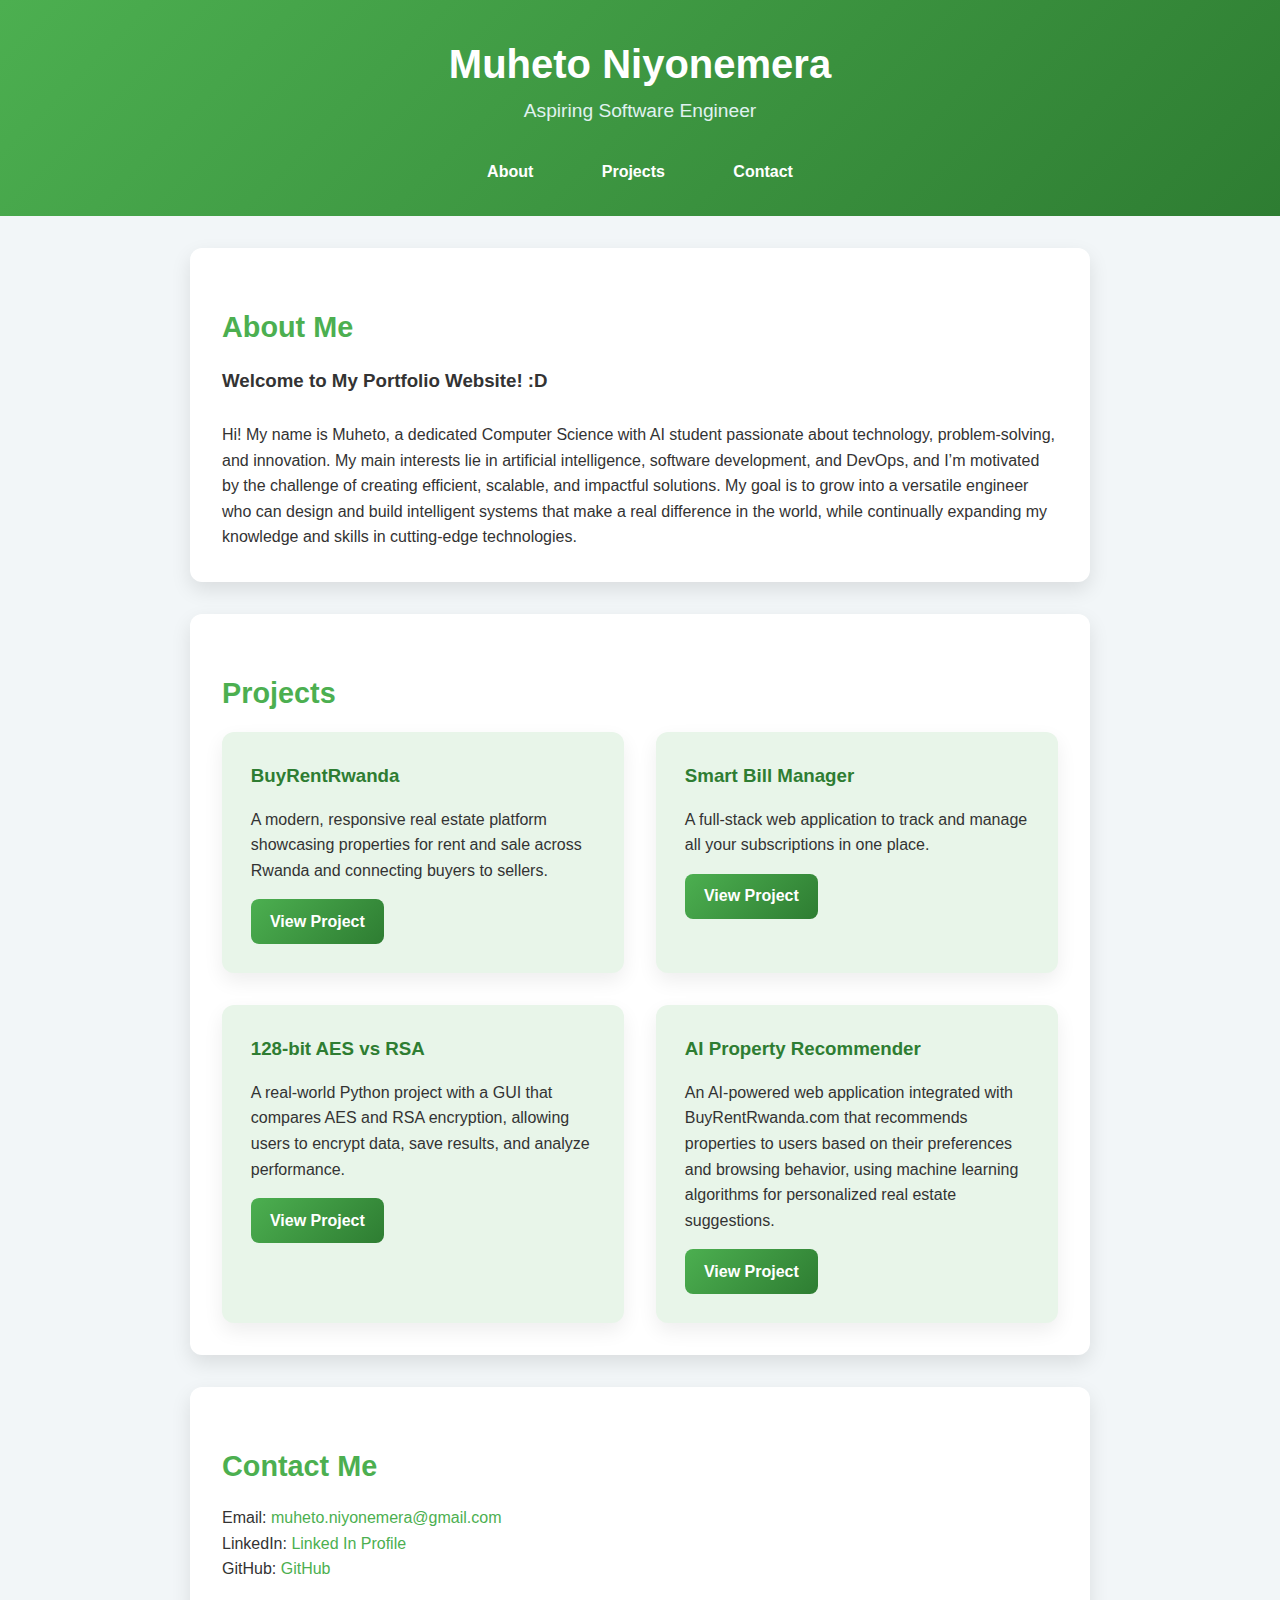
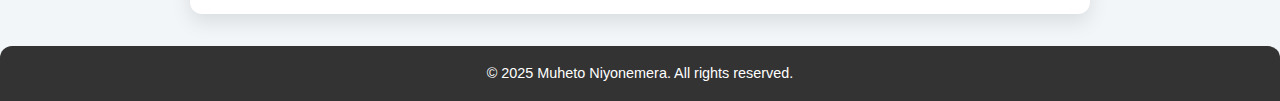
<file: index.html>
<!DOCTYPE html>
<html lang="en">
<head>
    <meta charset="UTF-8">
    <meta name="viewport" content="width=device-width, initial-scale=1.0">
    <title>Muheto Niyonemera | Portfolio</title>
    <link rel="stylesheet" href="style.css">
</head>
<body>

<header>
    <div class="header-content">
        <h1>Muheto Niyonemera</h1>
        <p>Aspiring Software Engineer</p>
        <nav>
            <a href="about-me.html">About</a>
            <a href="#projects">Projects</a>
            <a href="#contact">Contact</a>
        </nav>
    </div>
</header>

<section id="about" class="section">
    <h2>About Me</h2>
    <h3>Welcome to My Portfolio Website! :D</h3>
    <br>
    <p>Hi! My name is Muheto, a dedicated Computer Science with AI student passionate about technology, problem-solving, and innovation. My main interests lie in artificial intelligence, software development, and DevOps, and I’m motivated by the challenge of creating efficient, scalable, and impactful solutions. My goal is to grow into a versatile engineer who can design and build intelligent systems that make a real difference in the world, while continually expanding my knowledge and skills in cutting-edge technologies.</p>
</section>

<section id="projects" class="section">
    <h2>Projects</h2>
    <div class="projects">
        <div class="project">
            <h3>BuyRentRwanda</h3>
            <p>A modern, responsive real estate platform showcasing properties for rent and sale across Rwanda and connecting buyers to sellers.</p>
            <a href="buy-rent-rwanda.html" class="button">View Project</a>
        </div>
        <div class="project">
            <h3>Smart Bill Manager</h3>
            <p>A full-stack web application to track and manage all your subscriptions in one place.</p>
            <a href="smart-bill-manager.html" class="button">View Project</a>
        </div>
        <div class="project">
            <h3>128-bit AES vs RSA</h3>
            <p>A real-world Python project with a GUI that compares AES and RSA encryption, allowing users to encrypt data, save results, and analyze performance.</p>
            <a href="aes-rsa.html" class="button">View Project</a>
        </div>
        <div class="project">
            <h3>AI Property Recommender</h3>
            <p>An AI-powered web application integrated with BuyRentRwanda.com that recommends properties to users based on their preferences and browsing behavior, using machine learning algorithms for personalized real estate suggestions.</p>
            <a href="ai-property-recommender.html" class="button">View Project</a>
        </div>
    </div>
</section>

<section id="contact" class="section">
    <h2>Contact Me</h2>
    <p>Email: <a href="mailto:muheto.niyonemera@gmail.com">muheto.niyonemera@gmail.com</a></p>
    <p>LinkedIn: <a href="https://www.linkedin.com/in/muheto-niyonemera-a2060727b/" target="_blank">Linked In Profile</a></p>
    <p>GitHub: <a href="https://github.com/MasterCoder667" target="_blank">GitHub</a></p>
</section>

<footer>
    &copy; 2025 Muheto Niyonemera. All rights reserved.
</footer>

</body>
</html>
</file>
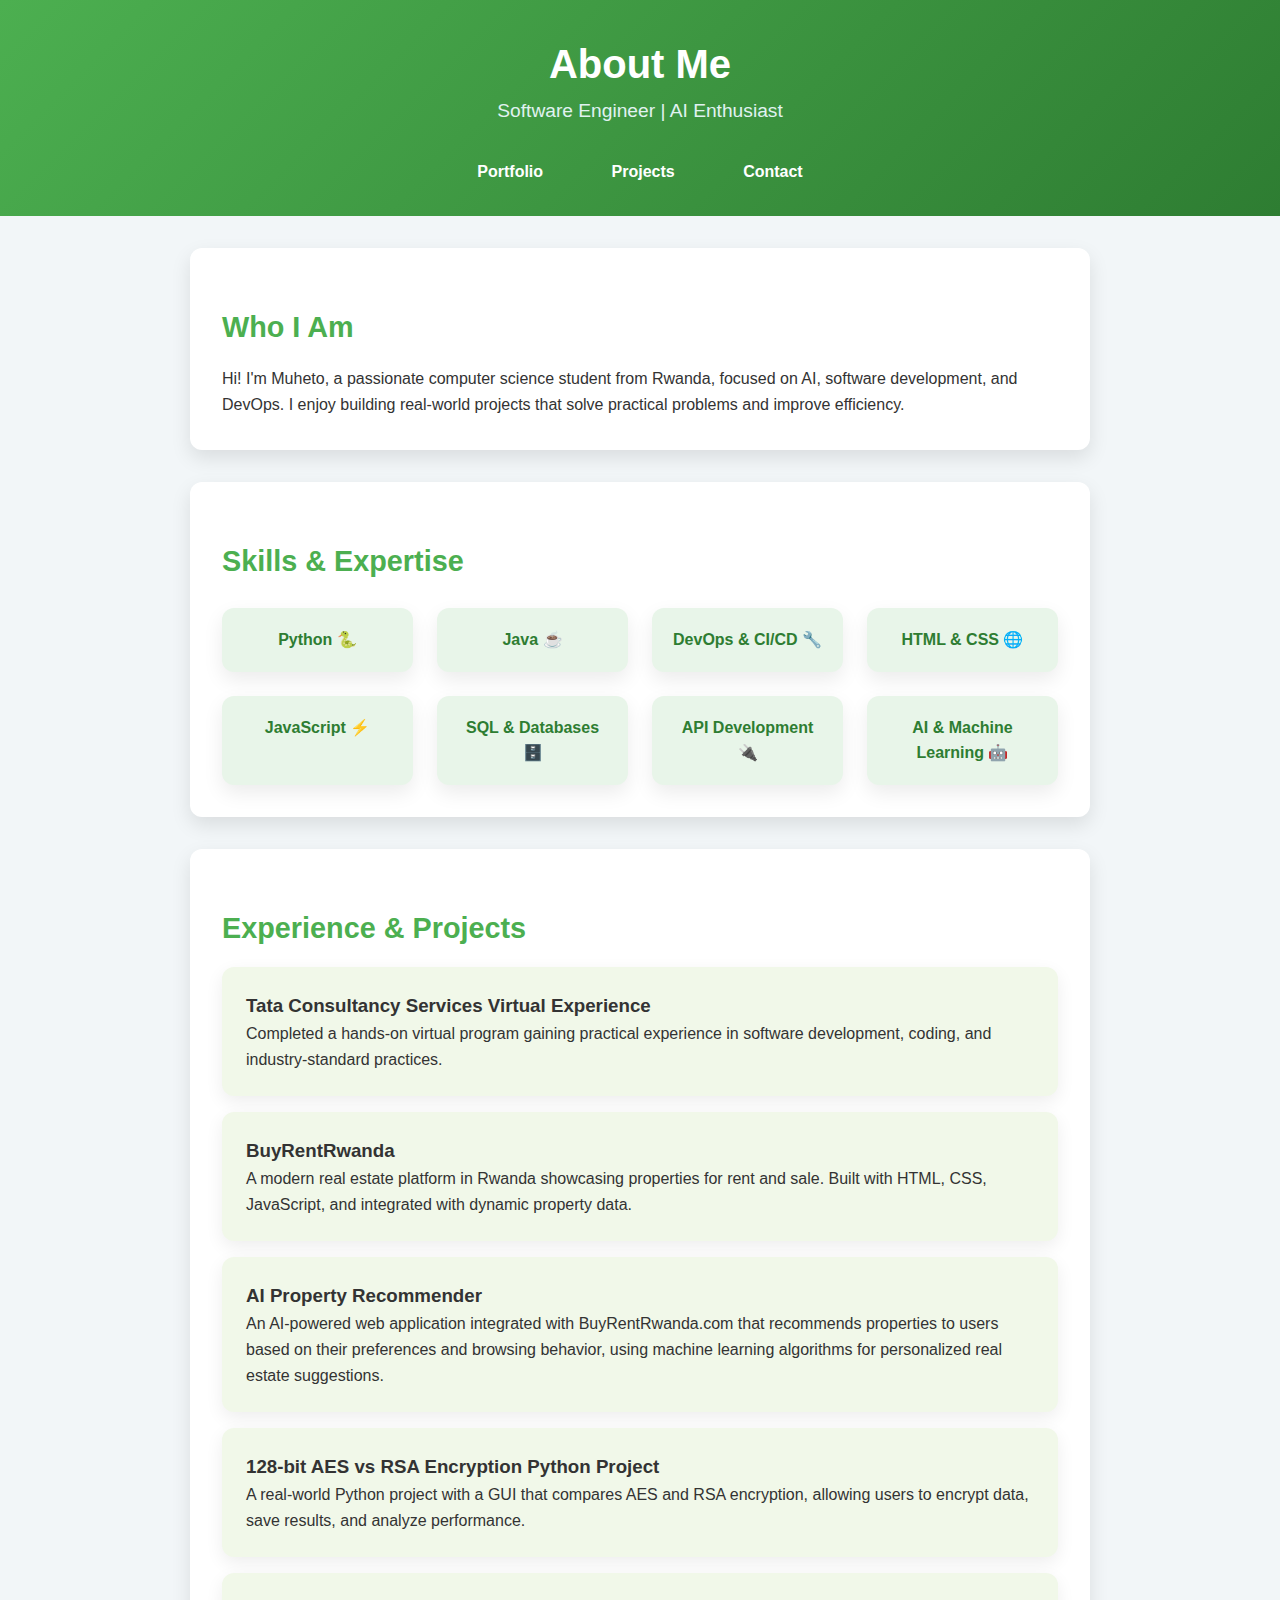
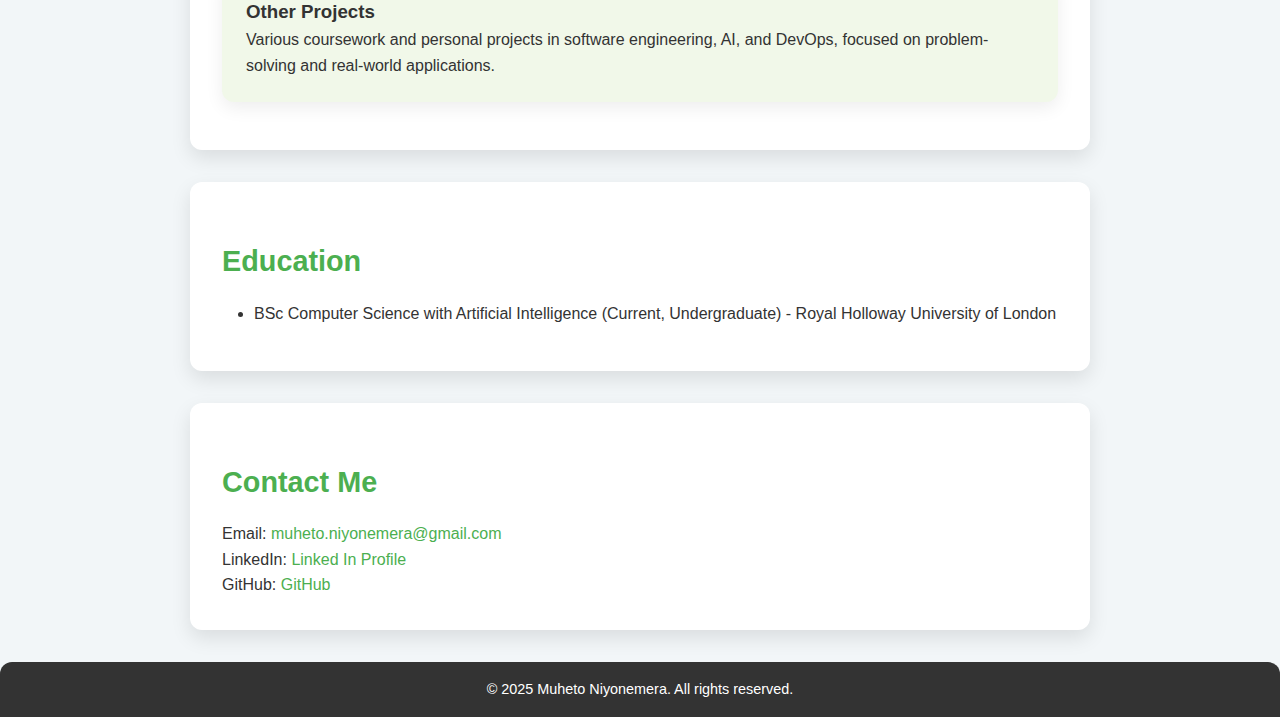
<file: about-me.html>
<!DOCTYPE html>
<html lang="en">
<head>
    <meta charset="UTF-8">
    <meta name="viewport" content="width=device-width, initial-scale=1.0">
    <title>About Me | Muheto Niyonemera</title>
    <link rel="stylesheet" href="style.css">
</head>
<body>

<header>
    <div class="header-content">
        <h1>About Me</h1>
        <p>Software Engineer | AI Enthusiast</p>
        <nav>
            <a href="index.html">Portfolio</a>
            <a href="#projects">Projects</a>
            <a href="#contact">Contact</a>
        </nav>
    </div>
</header>

<section id="bio" class="section">
    <h2>Who I Am</h2>
    <p>Hi! I'm Muheto, a passionate computer science student from Rwanda, focused on AI, software development, and DevOps. I enjoy building real-world projects that solve practical problems and improve efficiency.</p>
</section>

<section id="skills" class="section">
    <h2>Skills & Expertise</h2>
    <div class="skills-grid">
        <div class="skill-card">Python 🐍</div>
        <div class="skill-card">Java ☕</div>
        <div class="skill-card">DevOps & CI/CD 🔧</div>
        <div class="skill-card">HTML & CSS 🌐</div>
        <div class="skill-card">JavaScript ⚡</div>
        <div class="skill-card">SQL & Databases 🗄️</div>
        <div class="skill-card">API Development 🔌</div>
        <div class="skill-card">AI & Machine Learning 🤖</div>
    </div>
</section>

<section id="experience" class="section">
    <h2>Experience & Projects</h2>
    <div class="experience-card">
        <h3>Tata Consultancy Services Virtual Experience</h3>
        <p>Completed a hands-on virtual program gaining practical experience in software development, coding, and industry-standard practices.</p>
    </div>
    <div class="experience-card">
        <h3>BuyRentRwanda</h3>
        <p>A modern real estate platform in Rwanda showcasing properties for rent and sale. Built with HTML, CSS, JavaScript, and integrated with dynamic property data.</p>
    </div>
    <div class="experience-card">
        <h3>AI Property Recommender</h3>
        <p>An AI-powered web application integrated with BuyRentRwanda.com that recommends properties to users based on their preferences and browsing behavior, using machine learning algorithms for personalized real estate suggestions.</p>
    </div>
    <div class="experience-card">
        <h3>128-bit AES vs RSA Encryption Python Project</h3>
        <p>A real-world Python project with a GUI that compares AES and RSA encryption, allowing users to encrypt data, save results, and analyze performance.</p>
    </div>
    <div class="experience-card">
        <h3>Other Projects</h3>
        <p>Various coursework and personal projects in software engineering, AI, and DevOps, focused on problem-solving and real-world applications.</p>
    </div>
</section>

<section id="education" class="section">
    <h2>Education</h2>
    <ul>
        <li>BSc Computer Science with Artificial Intelligence (Current, Undergraduate) - Royal Holloway University of London</li>
    </ul>
</section>

<section id="contact" class="section">
    <h2>Contact Me</h2>
    <p>Email: <a href="mailto:muheto.niyonemera@gmail.com">muheto.niyonemera@gmail.com</a></p>
    <p>LinkedIn: <a href="https://linkedin.com/in/muheto-niyonemera" target="_blank">Linked In Profile</a></p>
    <p>GitHub: <a href="https://github.com/MasterCoder667" target="_blank">GitHub</a></p>
</section>

<footer>
    &copy; 2025 Muheto Niyonemera. All rights reserved.
</footer>

</body>
</html>
</file>
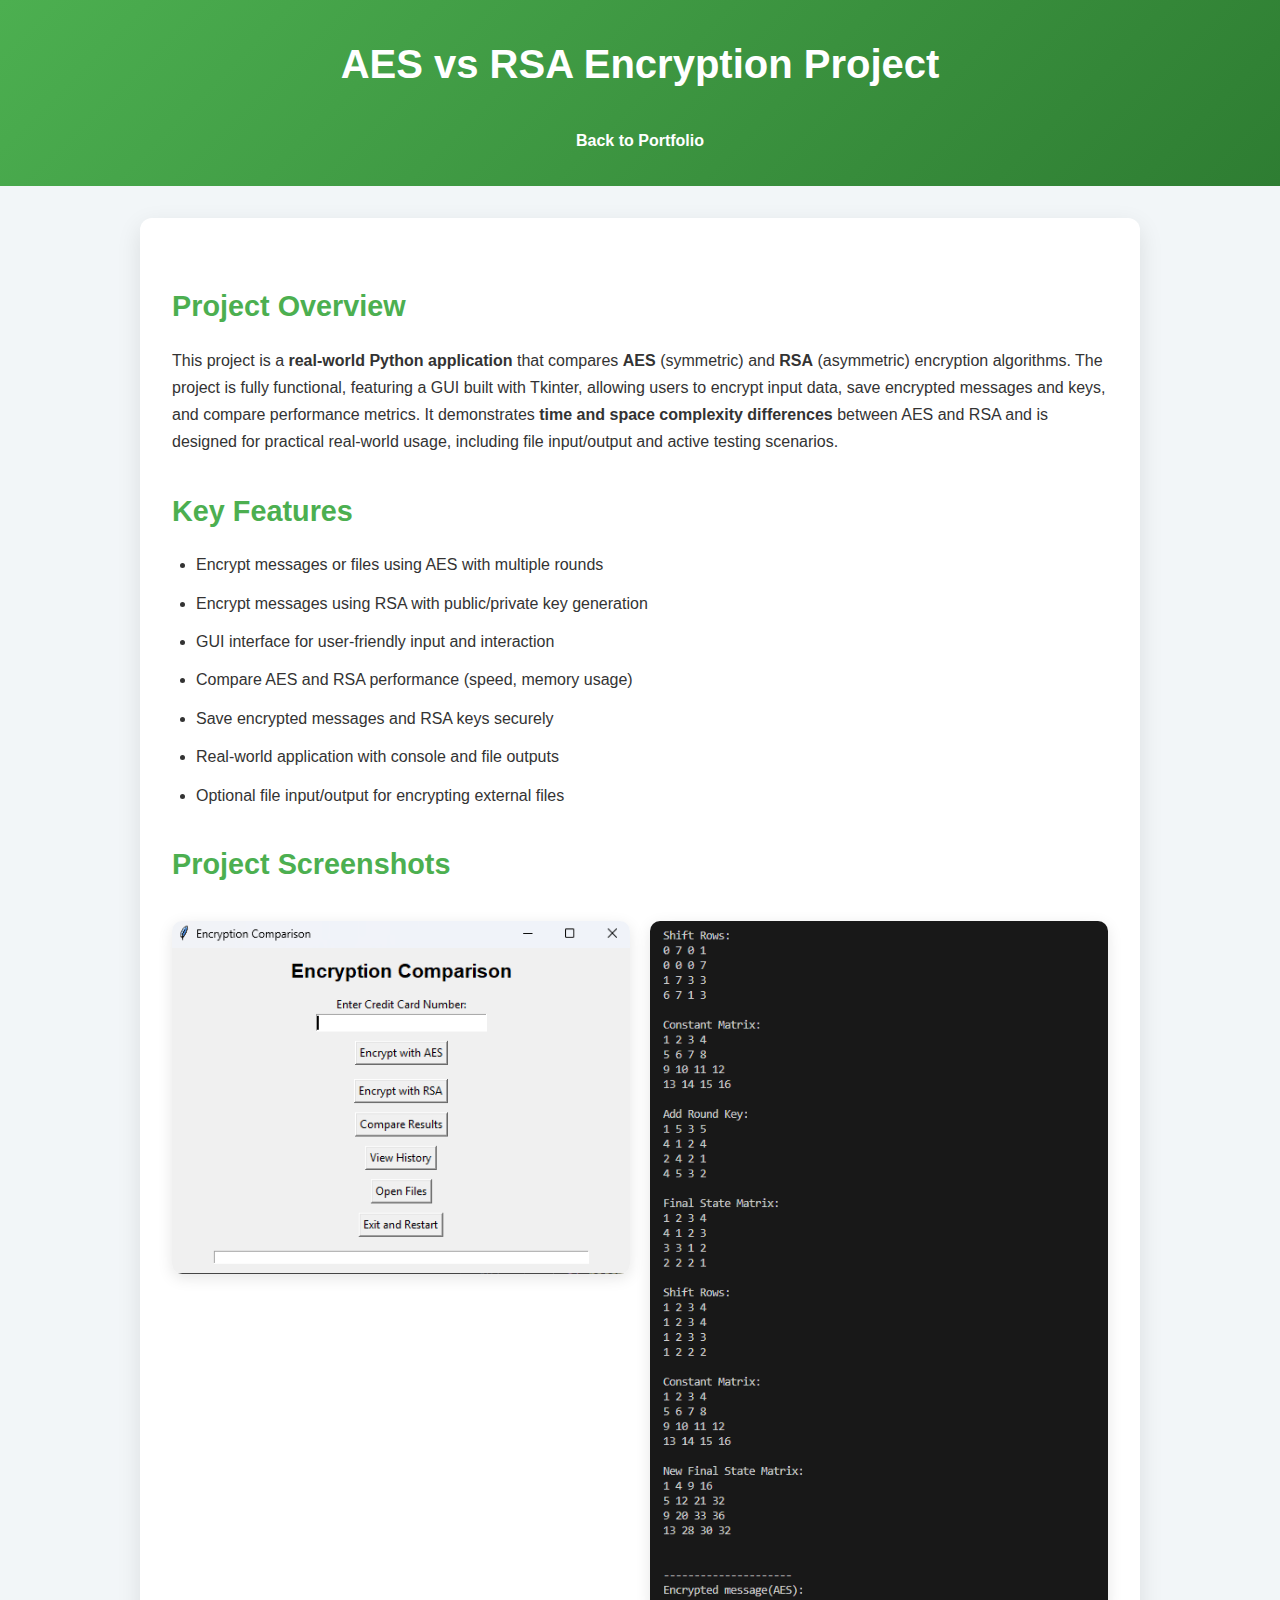
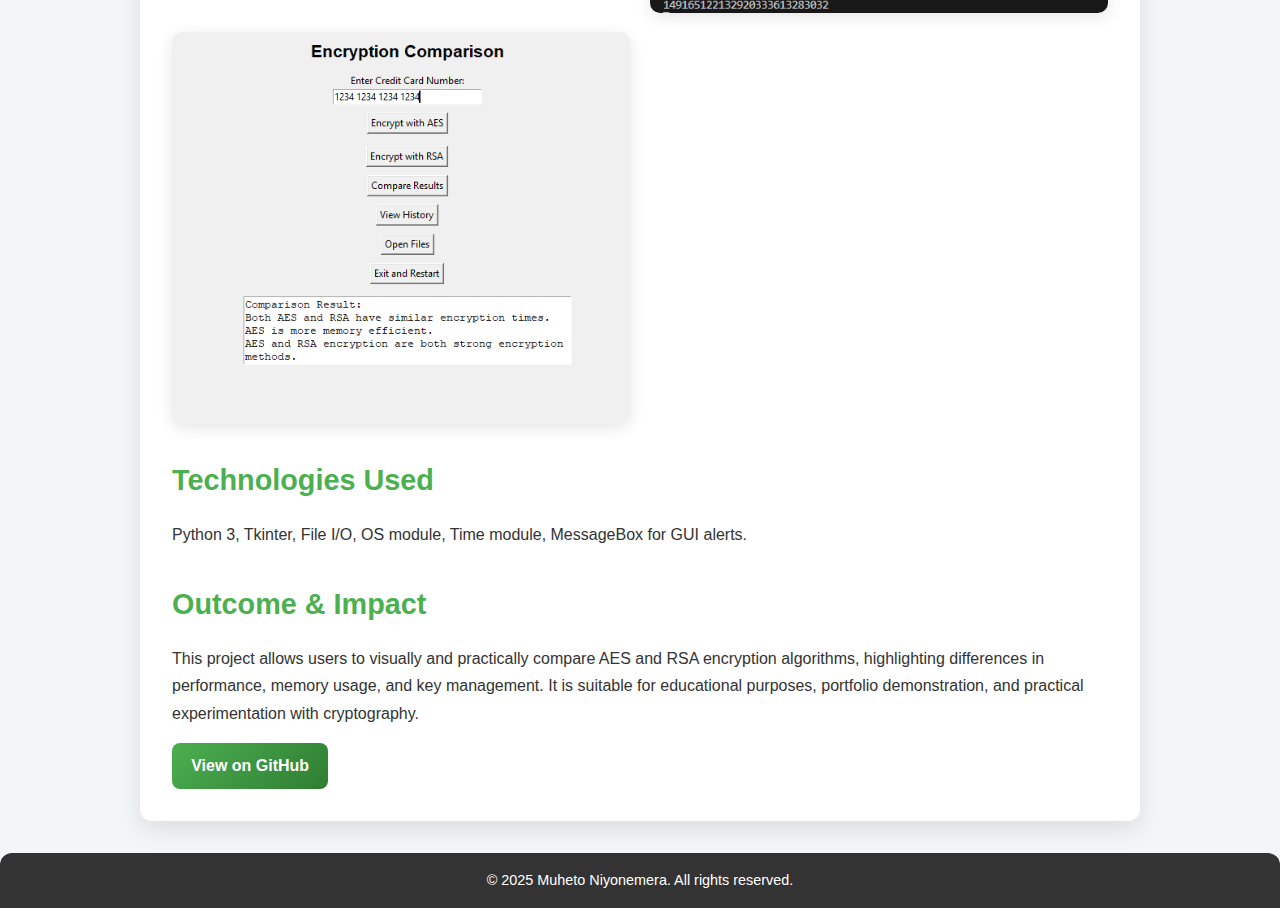
<file: aes-rsa.html>
<!DOCTYPE html>
<html lang="en">
<head>
    <meta charset="UTF-8">
    <meta name="viewport" content="width=device-width, initial-scale=1.0">
    <title>AES vs RSA Encryption | Project</title>
    <link rel="stylesheet" href="style.css">
</head>
<body>

<header>
    <h1>AES vs RSA Encryption Project</h1>
    <nav>
        <a href="index.html">Back to Portfolio</a>
    </nav>
</header>

<main class="section">
    <h2>Project Overview</h2>
    <p>
        This project is a <strong>real-world Python application</strong> that compares <strong>AES</strong> (symmetric) 
        and <strong>RSA</strong> (asymmetric) encryption algorithms. The project is fully functional, featuring a GUI built 
        with Tkinter, allowing users to encrypt input data, save encrypted messages and keys, and compare performance metrics.
        It demonstrates <strong>time and space complexity differences</strong> between AES and RSA and is designed for practical 
        real-world usage, including file input/output and active testing scenarios.
    </p>

    <h2>Key Features</h2>
    <ul class="features-list">
        <li>Encrypt messages or files using AES with multiple rounds</li>
        <li>Encrypt messages using RSA with public/private key generation</li>
        <li>GUI interface for user-friendly input and interaction</li>
        <li>Compare AES and RSA performance (speed, memory usage)</li>
        <li>Save encrypted messages and RSA keys securely</li>
        <li>Real-world application with console and file outputs</li>
        <li>Optional file input/output for encrypting external files</li>
    </ul>

    <h2>Project Screenshots</h2>
    <div class="project-images">
        <img src="images/aes 1.png" alt="AES Encryption GUI Screenshot">
        <img src="images/aes 2.png">
        <img src="images/aes 3.png">
    </div>

    <h2>Technologies Used</h2>
    <p>Python 3, Tkinter, File I/O, OS module, Time module, MessageBox for GUI alerts.</p>

    <h2>Outcome & Impact</h2>
    <p>
        This project allows users to visually and practically compare AES and RSA encryption algorithms, highlighting 
        differences in performance, memory usage, and key management. It is suitable for educational purposes, 
        portfolio demonstration, and practical experimentation with cryptography.
    </p>

    <a href="https://github.com/MasterCoder667/128-bit-AES-vs-RSA-Encryption-Comparison" target="_blank" class="button">View on GitHub</a>
</main>

<footer>
    &copy; 2025 Muheto Niyonemera. All rights reserved.
</footer>

</body>
</html>
</file>
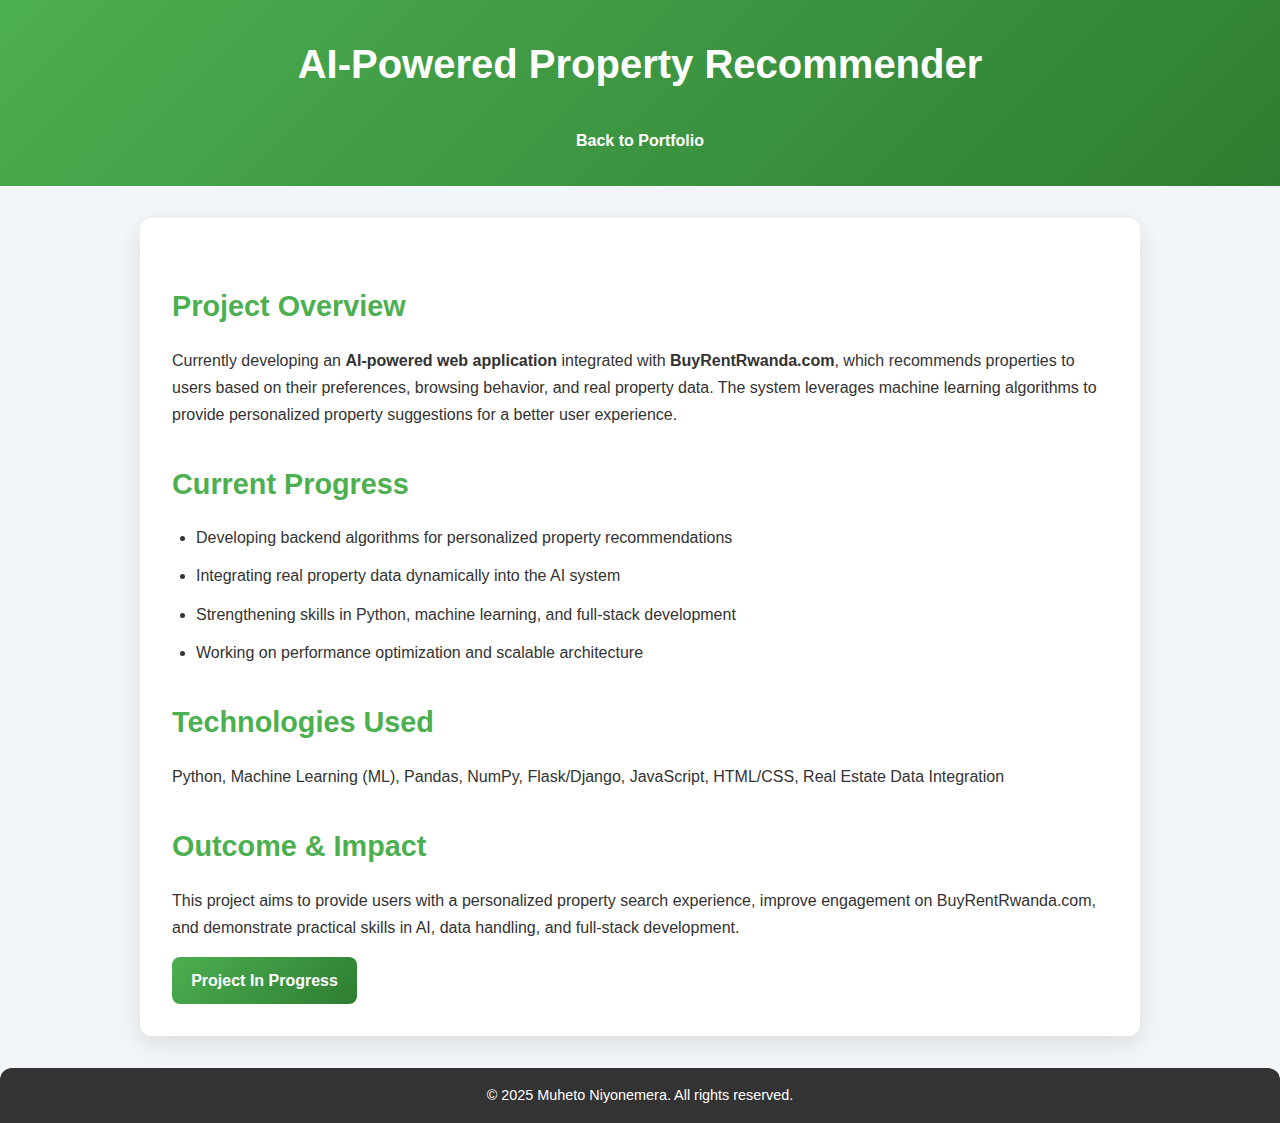
<file: ai-property-recommender.html>
<!DOCTYPE html>
<html lang="en">
<head>
    <meta charset="UTF-8">
    <meta name="viewport" content="width=device-width, initial-scale=1.0">
    <title>AI Property Recommender | Project</title>
    <link rel="stylesheet" href="style.css">
</head>
<body>

<header>
    <h1>AI-Powered Property Recommender</h1>
    <nav>
        <a href="index.html">Back to Portfolio</a>
    </nav>
</header>

<main class="section">
    <h2>Project Overview</h2>
    <p>
        Currently developing an <strong>AI-powered web application</strong> integrated with <strong>BuyRentRwanda.com</strong>, 
        which recommends properties to users based on their preferences, browsing behavior, and real property data. 
        The system leverages machine learning algorithms to provide personalized property suggestions for a better user experience.
    </p>

    <h2>Current Progress</h2>
    <ul class="features-list">
        <li>Developing backend algorithms for personalized property recommendations</li>
        <li>Integrating real property data dynamically into the AI system</li>
        <li>Strengthening skills in Python, machine learning, and full-stack development</li>
        <li>Working on performance optimization and scalable architecture</li>
    </ul>

    <h2>Technologies Used</h2>
    <p>Python, Machine Learning (ML), Pandas, NumPy, Flask/Django, JavaScript, HTML/CSS, Real Estate Data Integration</p>

    <h2>Outcome & Impact</h2>
    <p>
        This project aims to provide users with a personalized property search experience, improve engagement on 
        BuyRentRwanda.com, and demonstrate practical skills in AI, data handling, and full-stack development.
    </p>



    <a href="#" class="button">Project In Progress</a>
</main>

<footer>
    &copy; 2025 Muheto Niyonemera. All rights reserved.
</footer>

</body>
</html>
</file>
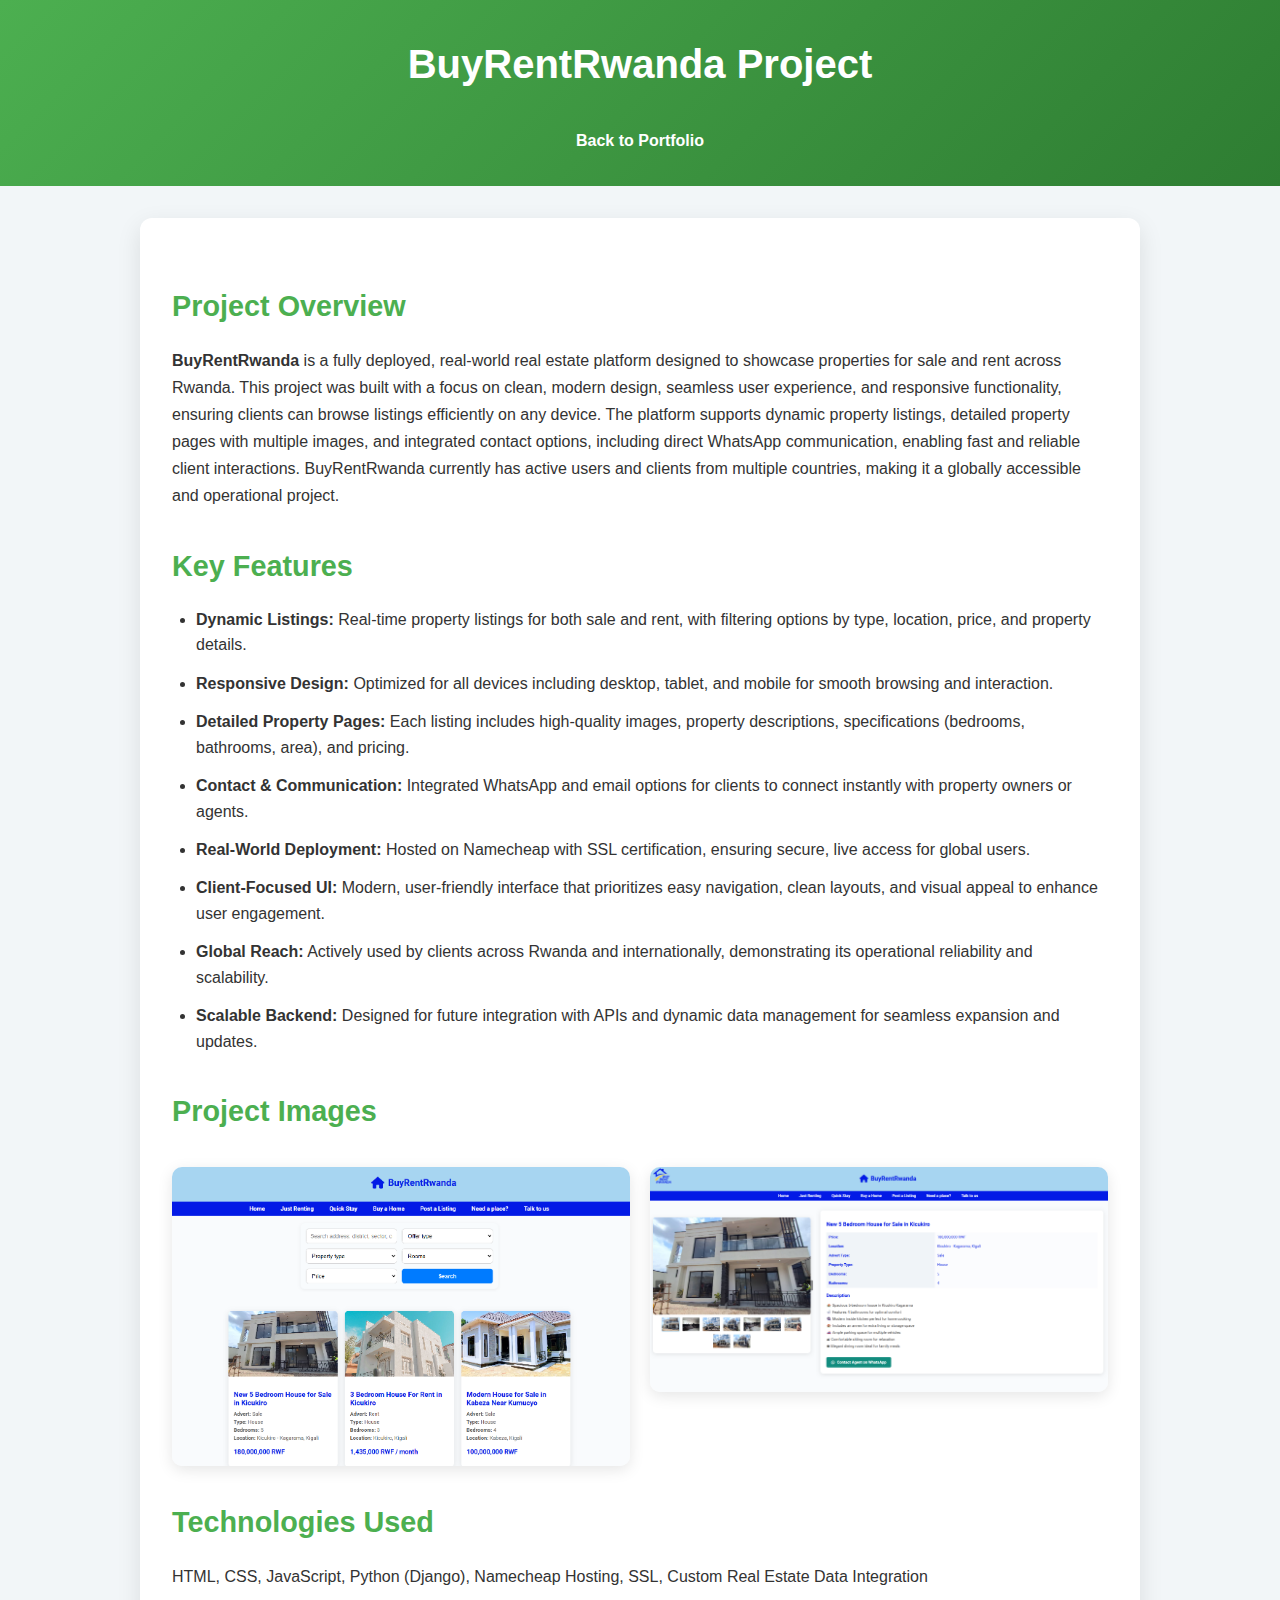
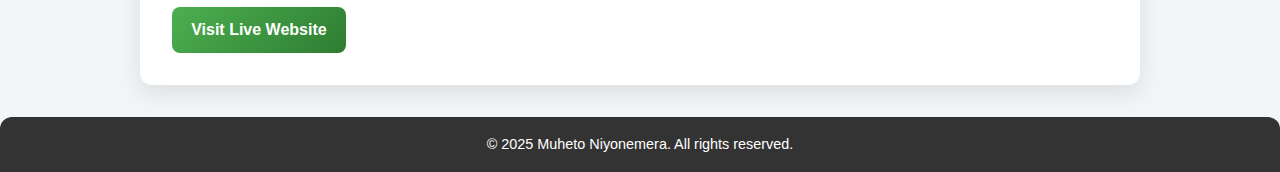
<file: buy-rent-rwanda.html>
<!DOCTYPE html>
<html lang="en">
<head>
    <meta charset="UTF-8">
    <meta name="viewport" content="width=device-width, initial-scale=1.0">
    <title>BuyRentRwanda | Project</title>
    <link rel="stylesheet" href="style.css">
</head>
<body>

<header>
    <div class="header-content">
        <h1>BuyRentRwanda Project</h1>
        <nav>
            <a href="index.html">Back to Portfolio</a>
        </nav>
    </div>
</header>

<main class="section">
    <h2>Project Overview</h2>
    <p>
        <strong>BuyRentRwanda</strong> is a fully deployed, real-world real estate platform designed to showcase properties for sale and rent across Rwanda. 
        This project was built with a focus on clean, modern design, seamless user experience, and responsive functionality, ensuring 
        clients can browse listings efficiently on any device. The platform supports dynamic property listings, detailed property pages with multiple images, 
        and integrated contact options, including direct WhatsApp communication, enabling fast and reliable client interactions. 
        BuyRentRwanda currently has active users and clients from multiple countries, making it a globally accessible and operational project.
    </p>

    <h2>Key Features</h2>
    <ul class="features-list">
        <li><strong>Dynamic Listings:</strong> Real-time property listings for both sale and rent, with filtering options by type, location, price, and property details.</li>
        <li><strong>Responsive Design:</strong> Optimized for all devices including desktop, tablet, and mobile for smooth browsing and interaction.</li>
        <li><strong>Detailed Property Pages:</strong> Each listing includes high-quality images, property descriptions, specifications (bedrooms, bathrooms, area), and pricing.</li>
        <li><strong>Contact & Communication:</strong> Integrated WhatsApp and email options for clients to connect instantly with property owners or agents.</li>
        <li><strong>Real-World Deployment:</strong> Hosted on Namecheap with SSL certification, ensuring secure, live access for global users.</li>
        <li><strong>Client-Focused UI:</strong> Modern, user-friendly interface that prioritizes easy navigation, clean layouts, and visual appeal to enhance user engagement.</li>
        <li><strong>Global Reach:</strong> Actively used by clients across Rwanda and internationally, demonstrating its operational reliability and scalability.</li>
        <li><strong>Scalable Backend:</strong> Designed for future integration with APIs and dynamic data management for seamless expansion and updates.</li>
    </ul>

    <h2>Project Images</h2>
    <div class="project-images">
        <img src="images/Screenshot 2025-09-06 131247.png" alt="Homepage Screenshot">

        <img src="images/Screenshot 2025-09-06 131338.png" alt="Property Details Screenshot">
    </div>

    <h2>Technologies Used</h2>
    <p>HTML, CSS, JavaScript, Python (Django), Namecheap Hosting, SSL, Custom Real Estate Data Integration</p>

    <a href="https://buyrentrwanda.com" target="_blank" class="button">Visit Live Website</a>
</main>

<footer>
    &copy; 2025 Muheto Niyonemera. All rights reserved.
</footer>

</body>
</html>
</file>
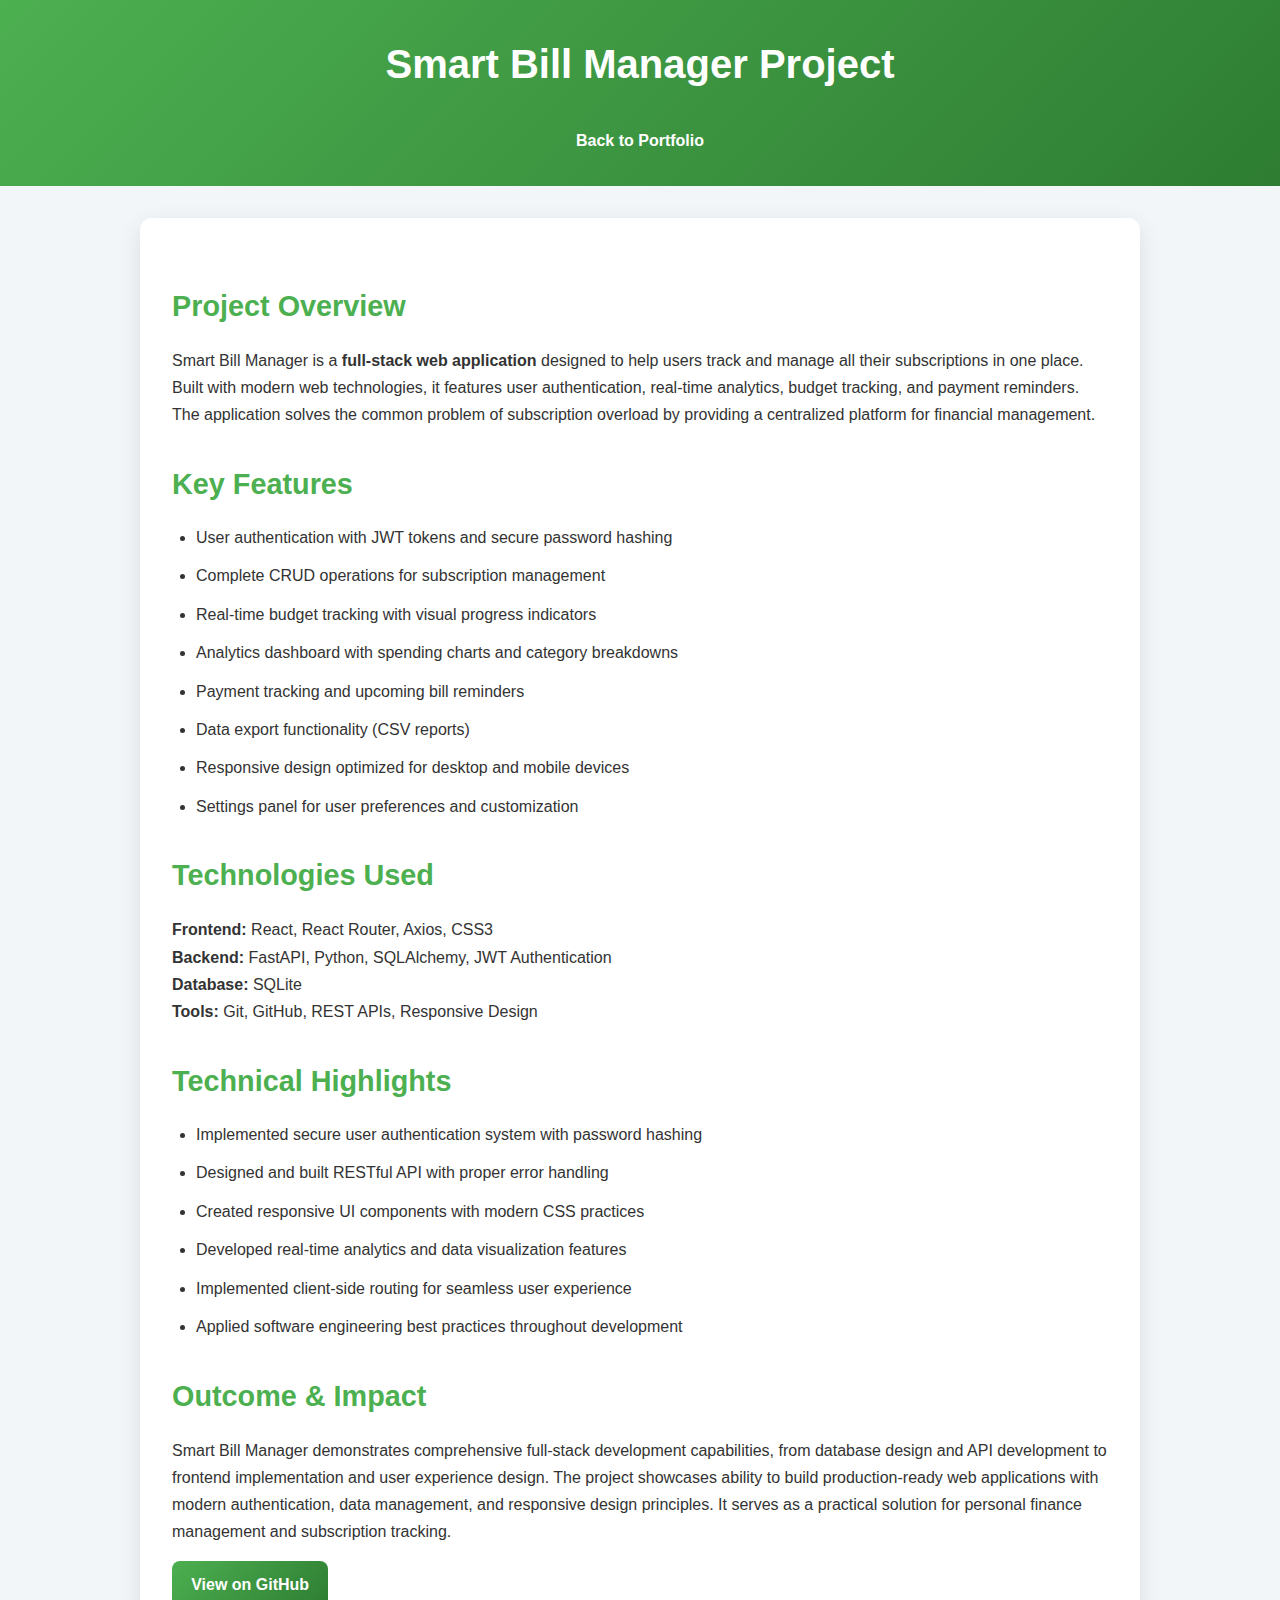
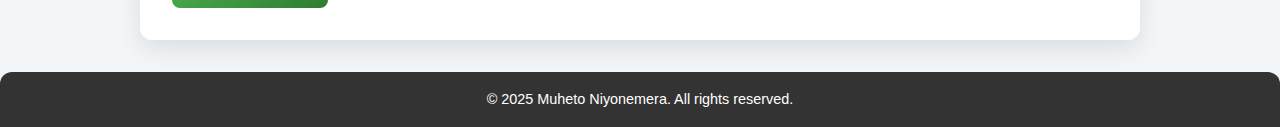
<file: smart-bill-manager.html>
<!DOCTYPE html>
<html lang="en">
<head>
    <meta charset="UTF-8">
    <meta name="viewport" content="width=device-width, initial-scale=1.0">
    <title>Smart Bill Manager | Project</title>
    <link rel="stylesheet" href="style.css">
</head>
<body>

<header>
    <h1>Smart Bill Manager Project</h1>
    <nav>
        <a href="index.html">Back to Portfolio</a>
    </nav>
</header>

<main class="section">
    <h2>Project Overview</h2>
    <p>
        Smart Bill Manager is a <strong>full-stack web application</strong> designed to help users track and manage 
        all their subscriptions in one place. Built with modern web technologies, it features user authentication, 
        real-time analytics, budget tracking, and payment reminders. The application solves the common problem of 
        subscription overload by providing a centralized platform for financial management.
    </p>

    <h2>Key Features</h2>
    <ul class="features-list">
        <li>User authentication with JWT tokens and secure password hashing</li>
        <li>Complete CRUD operations for subscription management</li>
        <li>Real-time budget tracking with visual progress indicators</li>
        <li>Analytics dashboard with spending charts and category breakdowns</li>
        <li>Payment tracking and upcoming bill reminders</li>
        <li>Data export functionality (CSV reports)</li>
        <li>Responsive design optimized for desktop and mobile devices</li>
        <li>Settings panel for user preferences and customization</li>
    </ul>

    <h2>Technologies Used</h2>
    <p><strong>Frontend:</strong> React, React Router, Axios, CSS3</p>
    <p><strong>Backend:</strong> FastAPI, Python, SQLAlchemy, JWT Authentication</p>
    <p><strong>Database:</strong> SQLite</p>
    <p><strong>Tools:</strong> Git, GitHub, REST APIs, Responsive Design</p>

    <h2>Technical Highlights</h2>
    <ul class="features-list">
        <li>Implemented secure user authentication system with password hashing</li>
        <li>Designed and built RESTful API with proper error handling</li>
        <li>Created responsive UI components with modern CSS practices</li>
        <li>Developed real-time analytics and data visualization features</li>
        <li>Implemented client-side routing for seamless user experience</li>
        <li>Applied software engineering best practices throughout development</li>
    </ul>

    <h2>Outcome & Impact</h2>
    <p>
        Smart Bill Manager demonstrates comprehensive full-stack development capabilities, from database design 
        and API development to frontend implementation and user experience design. The project showcases ability 
        to build production-ready web applications with modern authentication, data management, and responsive 
        design principles. It serves as a practical solution for personal finance management and subscription tracking.
    </p>

    <div class="project-links">
        <a href="https://github.com/MasterCoder667/smart-bill-manager" target="_blank" class="button">View on GitHub</a>
    </div>
</main>

<footer>
    &copy; 2025 Muheto Niyonemera. All rights reserved.
</footer>

</body>
</html>
</file>
<file: style.css>
* {
    box-sizing: border-box;
    margin: 0;
    padding: 0;
    transition: all 0.3s ease;
}

body {
    font-family: 'Poppins', Arial, sans-serif;
    background: #f5f5f5;
    color: #333;
    line-height: 1.6;
}

a {
    text-decoration: none;
}

.section {
    max-width: 1000px;
    margin: 3rem auto;
    padding: 2rem;
    background: white;
    border-radius: 12px;
    box-shadow: 0 10px 25px rgba(0,0,0,0.08);
}

/* HEADER */
header {
    background: linear-gradient(135deg, #4CAF50, #2E7D32);
    color: white;
    padding: 4rem 2rem;
    text-align: center;
}

header h1 {
    font-size: 3rem;
    margin-bottom: 0.5rem;
}

header p {
    font-size: 1.2rem;
    color: #e0f2f1;
}

header nav {
    margin-top: 2rem;
}

header nav a {
    color: white;
    font-weight: 600;
    margin: 0 1.5rem;
    padding: 0.5rem 1rem;
    border-radius: 6px;
    transition: background 0.3s, transform 0.3s;
}

header nav a:hover {
    background: rgba(255,255,255,0.2);
    transform: scale(1.1);
}

/* PROJECTS */
.projects {
    display: grid;
    grid-template-columns: repeat(auto-fit, minmax(280px, 1fr));
    gap: 2rem;
}

.project {
    background: #e8f5e9;
    padding: 1.8rem;
    border-radius: 12px;
    box-shadow: 0 8px 20px rgba(0,0,0,0.07);
    transition: transform 0.3s, box-shadow 0.3s;
}

.project:hover {
    transform: translateY(-10px);
    box-shadow: 0 15px 25px rgba(0,0,0,0.15);
}

.project h3 {
    color: #2E7D32;
    margin-bottom: 1rem;
}

/* BUTTONS */
.button {
    display: inline-block;
    padding: 0.6rem 1.2rem;
    margin-top: 1rem;
    background: #4CAF50;
    color: white;
    font-weight: 600;
    border-radius: 8px;
    transition: background 0.3s, transform 0.3s;
}

.button:hover {
    background: #2E7D32;
    transform: scale(1.05);
}

/* CONTACT */
#contact a {
    color: #4CAF50;
    font-weight: 500;
}

#contact a:hover {
    color: #2E7D32;
    text-decoration: underline;
}

/* FOOTER */
footer {
    text-align: center;
    padding: 2rem;
    background: #222;
    color: white;
    font-size: 0.9rem;
}

/* RESPONSIVE */
@media (max-width: 768px) {
    header h1 {
        font-size: 2.2rem;
    }

    header nav a {
        margin: 0 0.8rem;
    }
}

.skills-grid {
    display: grid;
    grid-template-columns: repeat(auto-fit, minmax(180px, 1fr));
    gap: 1.5rem;
    margin-top: 1.5rem;
}

.skill-card {
    background: #e8f5e9;
    padding: 1.2rem;
    border-radius: 12px;
    text-align: center;
    font-weight: 600;
    color: #2E7D32;
    box-shadow: 0 8px 20px rgba(0,0,0,0.08);
    transition: transform 0.3s, box-shadow 0.3s;
}

.skill-card:hover {
    transform: translateY(-8px);
    box-shadow: 0 15px 25px rgba(0,0,0,0.15);
}

.experience-card {
    background: #f1f8e9;
    padding: 1.5rem;
    border-radius: 12px;
    margin-bottom: 1rem;
    box-shadow: 0 6px 18px rgba(0,0,0,0.07);
    transition: transform 0.3s, box-shadow 0.3s;
}

.experience-card:hover {
    transform: translateY(-6px);
    box-shadow: 0 12px 24px rgba(0,0,0,0.12);
}

#education ul {
    margin-top: 1rem;
    list-style-type: disc;
    padding-left: 2rem;
}

#education li {
    margin-bottom: 0.8rem;
}

header {
    background: linear-gradient(135deg, #4CAF50, #2E7D32);
    color: white;
    padding: 3rem 2rem;
    text-align: center;
}

header h1 {
    font-size: 2.5rem;
    margin-bottom: 1rem;
}

header nav a {
    color: white;
    font-weight: 600;
    margin: 0 1rem;
    padding: 0.5rem 1rem;
    border-radius: 6px;
    transition: background 0.3s, transform 0.3s;
}

header nav a:hover {
    background: rgba(255, 255, 255, 0.2);
    transform: scale(1.05);
}

/* MAIN SECTION */
main.section {
    max-width: 1000px;
    margin: 3rem auto;
    padding: 2rem;
    background: white;
    border-radius: 12px;
    box-shadow: 0 10px 25px rgba(0,0,0,0.08);
    line-height: 1.7;
}

main h2 {
    color: #2E7D32;
    margin-top: 2rem;
    margin-bottom: 1rem;
}

/* FEATURES LIST */
.features-list {
    list-style-type: disc;
    padding-left: 2rem;
    margin-bottom: 2rem;
}

.features-list li {
    margin-bottom: 0.8rem;
}

/* PROJECT IMAGES */
.project-images {
    display: grid;
    grid-template-columns: repeat(auto-fit, minmax(250px, 1fr));
    gap: 1.5rem;
    margin-bottom: 2rem;
}

.project-images img {
    width: 100%;
    height: auto;
    object-fit: cover;
    border-radius: 12px;
    box-shadow: 0 8px 20px rgba(0,0,0,0.1);
    transition: transform 0.3s;
}

.project-images img:hover {
    transform: scale(1.05);
}

/* BUTTONS */
.button {
    display: inline-block;
    padding: 0.7rem 1.4rem;
    margin-top: 1rem;
    background: #4CAF50;
    color: white;
    font-weight: 600;
    border-radius: 8px;
    transition: background 0.3s, transform 0.3s;
}

.button:hover {
    background: #2E7D32;
    transform: scale(1.05);
}

/* FOOTER */
footer {
    text-align: center;
    padding: 2rem;
    background: #222;
    color: white;
    font-size: 0.9rem;
}

/* RESPONSIVE ADJUSTMENTS */
@media (max-width: 768px) {
    header h1 {
        font-size: 2rem;
    }

    header nav a {
        margin: 0 0.6rem;
    }
}


body {
    font-family: Arial, sans-serif;
    margin: 0;
    padding: 0;
    background-color: #f2f6f8;
    color: #333;
}

header {
    background: linear-gradient(135deg, #4CAF50, #2E7D32);
    color: white;
    padding: 2rem;
    text-align: center;
}

header h1 {
    margin: 0;
}

nav a {
    color: white;
    text-decoration: none;
    font-weight: bold;
    margin: 0 1rem;
    transition: 0.3s;
}

nav a:hover {
    text-decoration: underline;
}

main.section {
    max-width: 1000px;
    margin: 2rem auto;
    padding: 2rem;
    background-color: white;
    border-radius: 12px;
    box-shadow: 0 8px 25px rgba(0,0,0,0.1);
}

h2 {
    color: #2E7D32;
    margin-top: 1.5rem;
}

.features-list li {
    margin: 0.5rem 0;
}

.project-images {
    display: grid;
    grid-template-columns: repeat(auto-fit, minmax(300px, 1fr));
    gap: 1rem;
    margin-bottom: 1rem;
}

.project-images img {
    width: 100%;
    height: auto;
    border-radius: 10px;
    box-shadow: 0 4px 15px rgba(0,0,0,0.1);
}

.button {
    display: inline-block;
    padding: 0.75rem 1.5rem;
    margin-top: 1rem;
    background-color: #4CAF50;
    color: white;
    border-radius: 8px;
    text-decoration: none;
    font-weight: bold;
    transition: 0.3s;
}

.button:hover {
    background-color: #388E3C;
}

footer {
    text-align: center;
    padding: 1rem;
    background-color: #333;
    color: white;
    margin-top: 2rem;
}


/* Section Styling */
.section {
    max-width: 900px;
    margin: 2rem auto;
    padding: 2rem;
    background: white;
    border-radius: 12px;
    box-shadow: 0 8px 20px rgba(0, 0, 0, 0.1);
}

/* Headings */
.section h2 {
    color: #4CAF50;
    font-size: 1.8rem;
    margin-bottom: 1rem;
}

/* Features List */
.features-list {
    list-style-type: disc;
    padding-left: 1.5rem;
    margin-bottom: 1.5rem;
}
.features-list li {
    margin-bottom: 0.8rem;
    font-size: 1rem;
    line-height: 1.6;
}

/* Project Images Grid */
.project-images {
    display: grid;
    grid-template-columns: repeat(auto-fit, minmax(300px, 1fr));
    gap: 1.2rem;
    margin: 2rem 0;
}
.project-images img {
    width: 100%;
    height: auto;
    border-radius: 10px;
    object-fit: cover;
    transition: transform 0.3s ease, box-shadow 0.3s ease;
}
.project-images img:hover {
    transform: scale(1.05);
    box-shadow: 0 12px 24px rgba(0, 0, 0, 0.2);
}

/* Button */
.button {
    display: inline-block;
    padding: 0.6rem 1.2rem;
    margin-top: 1rem;
    background: linear-gradient(135deg, #4CAF50, #2E7D32);
    color: white;
    border-radius: 8px;
    text-decoration: none;
    font-weight: bold;
    transition: background 0.3s ease, transform 0.2s ease;
}
.button:hover {
    background: linear-gradient(135deg, #66BB6A, #1B5E20);
    transform: translateY(-2px);
}

/* Footer */
footer {
    text-align: center;
    padding: 1rem;
    background-color: #333;
    color: white;
    margin-top: 2rem;
    border-top-left-radius: 12px;
    border-top-right-radius: 12px;
}
</file>
